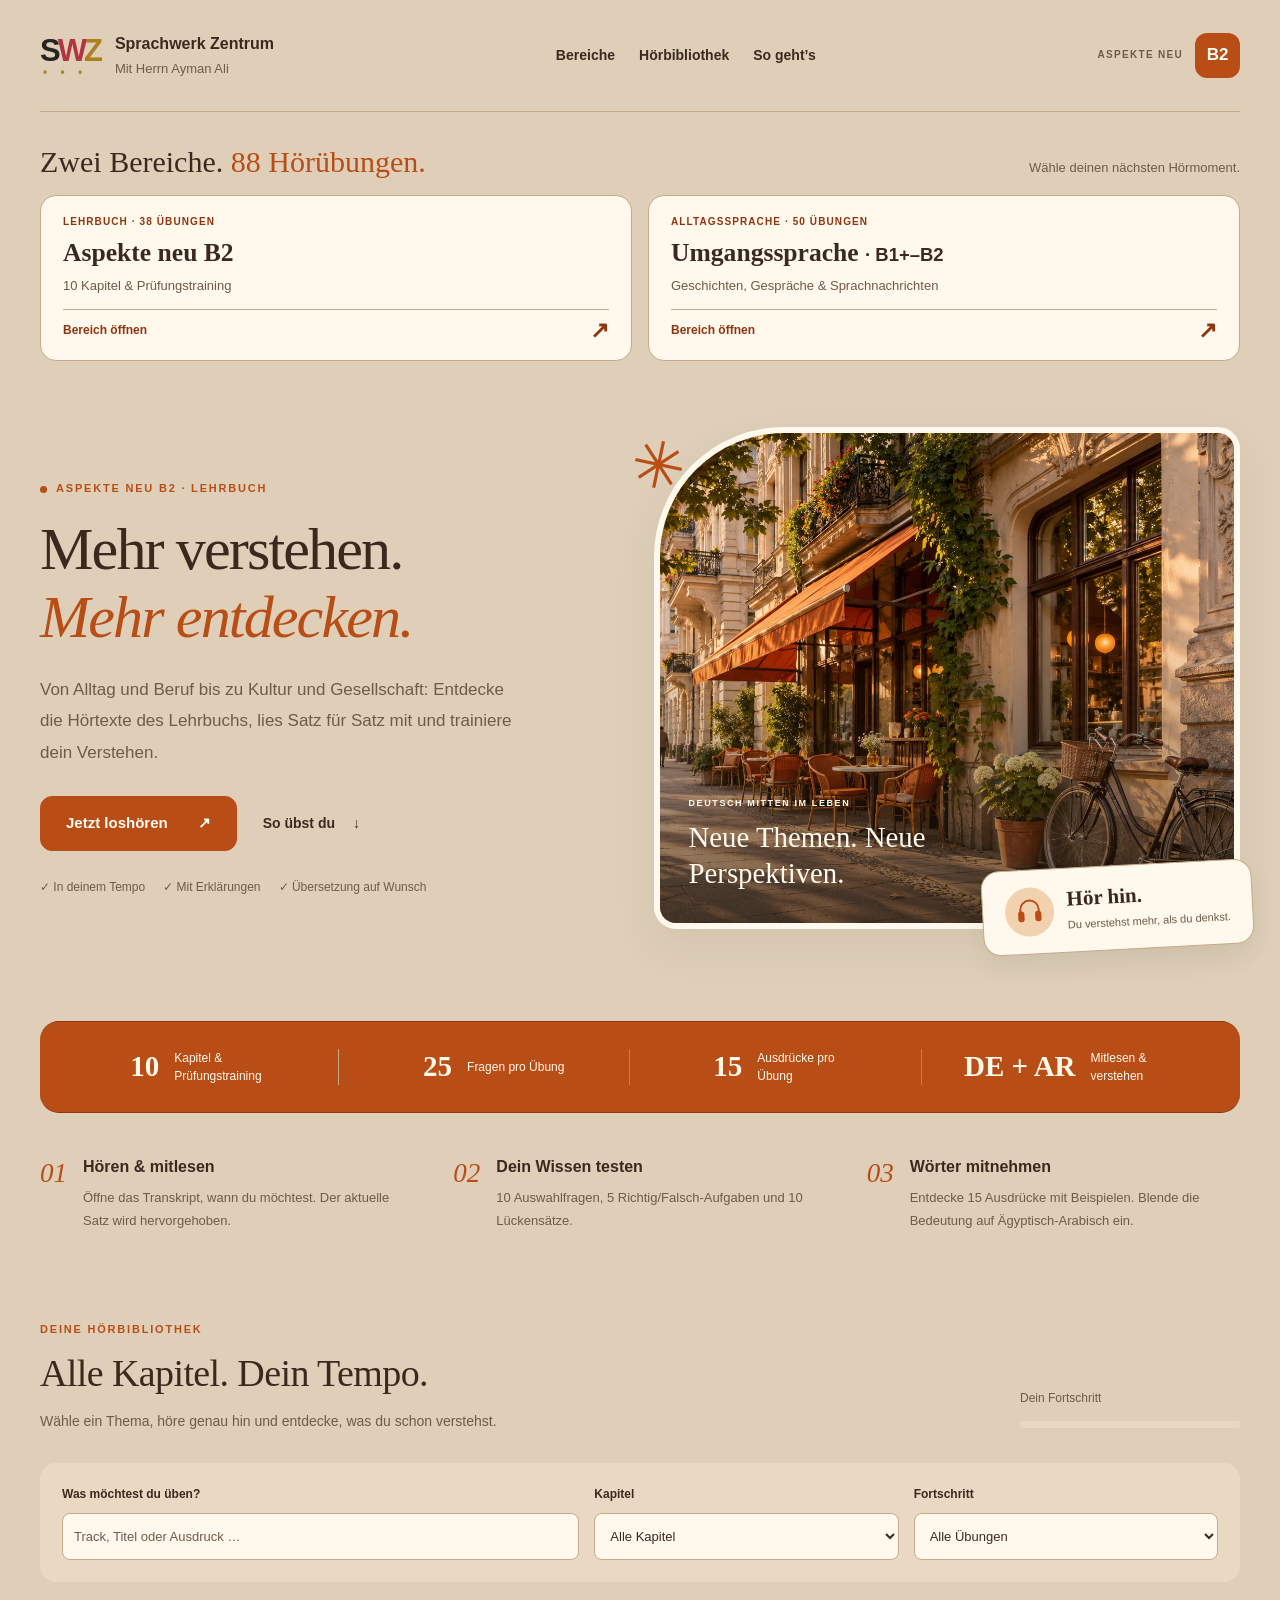
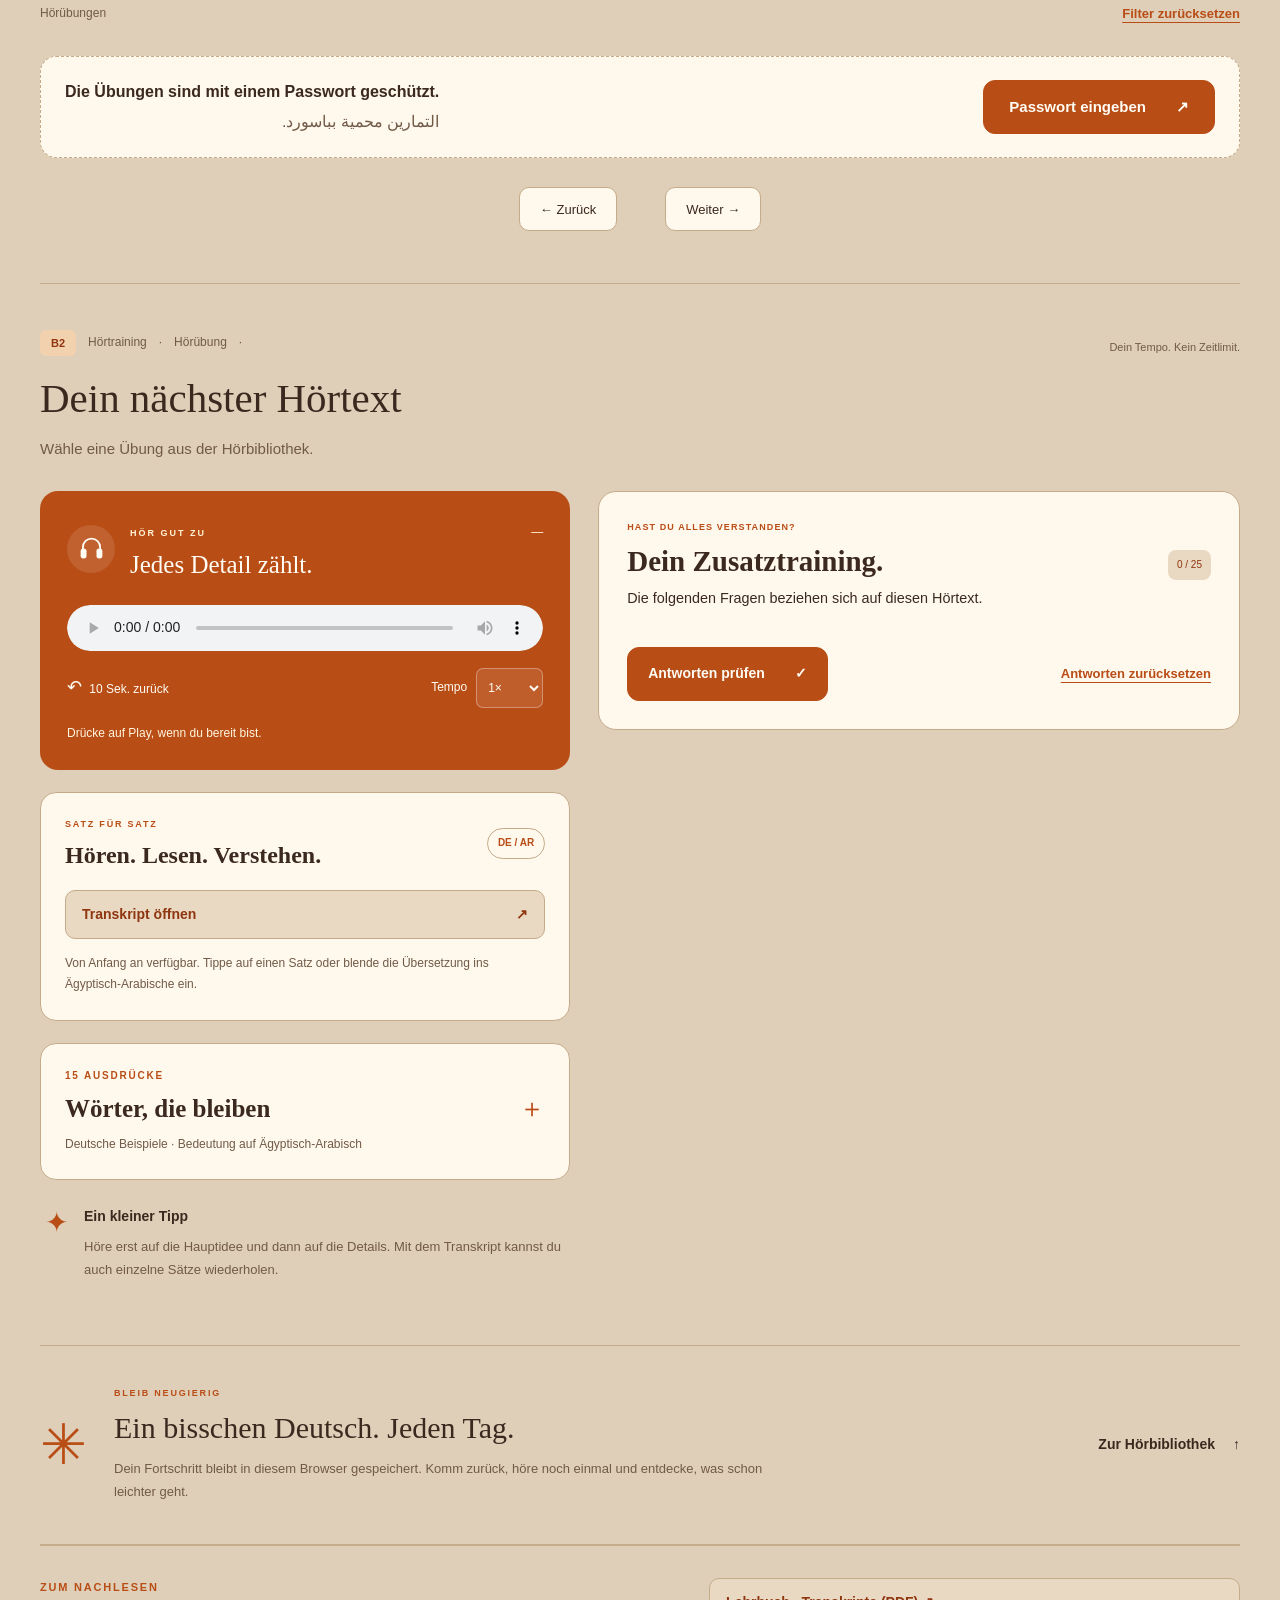
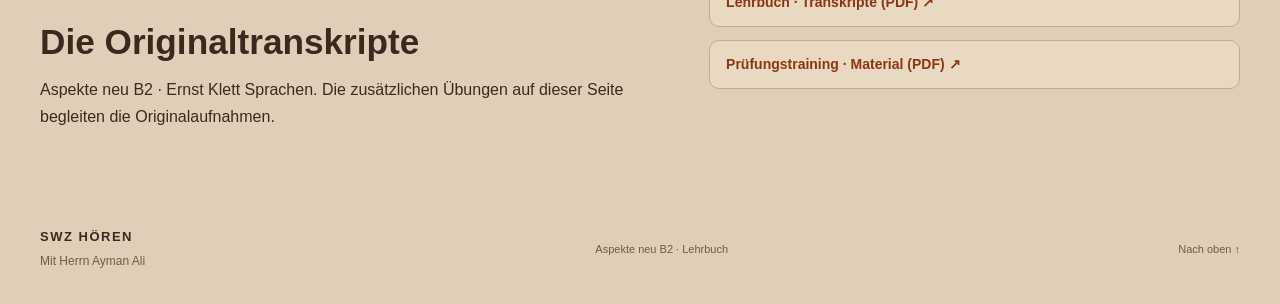
<file: index.html>
<!doctype html>
<html lang="de" dir="ltr" data-level="B2" data-lesson-count="38" data-transcript-sync="sentences-v1">
<head>
<meta charset="UTF-8">
<meta name="viewport" content="width=device-width, initial-scale=1">
<meta name="theme-color" content="#dfcfb8">
<meta name="description" content="Aspekte neu B2 · Lehrbuch · Mit Herrn Ayman Ali. Originalaufnahmen, Transkripte zum Mitlesen, Übersetzungen auf Ägyptisch-Arabisch und interaktive Hörübungen.">
<title>Aspekte neu B2 · Hören · Mit Herrn Ayman Ali</title>
<link rel="icon" href="./assets/favicon.svg" type="image/svg+xml">
<link rel="stylesheet" href="./styles.css?v=vault-4">
<script src="./transcript-sync.js?v=aspekte-1" defer></script>
<script src="./vault.js?v=vault-4"></script>
<script src="./app.js?v=vault-4" defer></script>
</head>
<body>
<a class="skip-link" href="#learning-panel">Zum Hörtraining</a>
<header class="site-header wrap">
<a class="brand" href="#top" aria-label="SWZ Hören – Startseite"><span class="brand-mark"><b>S</b><b>W</b><b>Z</b><i>• • •</i></span><span class="brand-name">Sprachwerk Zentrum<small>Mit Herrn Ayman Ali</small></span></a>
<nav aria-label="Hauptnavigation"><a href="#courses">Bereiche</a><a href="#library">Hörbibliothek</a><a href="#how-it-works">So geht’s</a></nav>
<div class="book-badge"><span>ASPEKTE NEU</span><strong>B2</strong></div>
</header>
<main id="top">
<section class="course-navigation wrap" id="courses" aria-labelledby="courses-heading">
<div class="course-navigation-heading"><h2 id="courses-heading">Zwei Bereiche. <em>88 Hörübungen.</em></h2><p>Wähle deinen nächsten Hörmoment.</p></div>
<nav class="course-choices" aria-label="Hörbereiche">
<a class="course-choice" href="./" aria-current="page"><span class="course-choice-label">LEHRBUCH · 38 ÜBUNGEN</span><strong>Aspekte neu B2</strong><span class="course-choice-description">10 Kapitel &amp; Prüfungstraining</span><span class="course-choice-bottom"><span data-course-progress="B2">Dein Fortschritt</span><span aria-hidden="true">↗</span></span></a>
<a class="course-choice" href="./umgangssprache/"><span class="course-choice-label">ALLTAGSSPRACHE · 50 ÜBUNGEN</span><strong>Umgangssprache <span>· B1+–B2</span></strong><span class="course-choice-description">Geschichten, Gespräche &amp; Sprachnachrichten</span><span class="course-choice-bottom"><span data-course-progress="B1+–B2">Dein Fortschritt</span><span aria-hidden="true">↗</span></span></a>
</nav></section>
<section class="hero wrap" aria-labelledby="hero-heading">
<div class="hero-copy"><p class="eyebrow"><span class="live-dot" aria-hidden="true"></span>ASPEKTE NEU B2 · LEHRBUCH</p><h1 id="hero-heading">Mehr verstehen.<br><em>Mehr entdecken.</em></h1><p class="hero-description">Von Alltag und Beruf bis zu Kultur und Gesellschaft: Entdecke die Hörtexte des Lehrbuchs, lies Satz für Satz mit und trainiere dein Verstehen.</p><div class="hero-actions"><button class="primary-button" id="continue-learning">Jetzt loshören <span aria-hidden="true">↗</span></button><a class="text-link" href="#how-it-works">So übst du <span aria-hidden="true">↓</span></a></div><div class="hero-notes"><span>✓ In deinem Tempo</span><span>✓ Mit Erklärungen</span><span>✓ Übersetzung auf Wunsch</span></div></div>
<div class="hero-visual"><div class="hero-photo"><img src="./assets/images/stadtleben.webp" width="1672" height="941" alt="Eine Berliner Straße mit Café, Fahrrad und warmer Abendsonne" fetchpriority="high"><div class="photo-caption"><span>DEUTSCH MITTEN IM LEBEN</span><strong>Neue Themen. Neue Perspektiven.</strong></div></div><div class="listening-stamp"><span class="stamp-icon"><svg viewBox="0 0 64 64" fill="none" aria-hidden="true"><path d="M13 35v-8a19 19 0 0 1 38 0v8" stroke="currentColor" stroke-width="4" stroke-linecap="round"/><rect x="8" y="30" width="13" height="22" rx="6" fill="currentColor"/><rect x="43" y="30" width="13" height="22" rx="6" fill="currentColor"/></svg></span><span><b>Hör hin.</b><small>Du verstehst mehr, als du denkst.</small></span></div><span class="photo-spark" aria-hidden="true">✳</span></div>
</section>
<section class="course-facts wrap" aria-label="Dein Kurs auf einen Blick"><div><strong id="course-chapter-count">10</strong><span>Kapitel &amp; Prüfungstraining</span></div><div><strong>25</strong><span>Fragen pro Übung</span></div><div><strong>15</strong><span>Ausdrücke pro Übung</span></div><div><strong>DE + AR</strong><span>Mitlesen & verstehen</span></div></section>
<section class="method wrap" id="how-it-works" aria-label="So übst du"><div class="method-step"><span class="step-number">01</span><div><h2>Hören & mitlesen</h2><p>Öffne das Transkript, wann du möchtest. Der aktuelle Satz wird hervorgehoben.</p></div></div><div class="method-step"><span class="step-number">02</span><div><h2>Dein Wissen testen</h2><p>10 Auswahlfragen, 5 Richtig/Falsch-Aufgaben und 10 Lückensätze.</p></div></div><div class="method-step"><span class="step-number">03</span><div><h2>Wörter mitnehmen</h2><p>Entdecke 15 Ausdrücke mit Beispielen. Blende die Bedeutung auf Ägyptisch-Arabisch ein.</p></div></div></section>
<section class="library-section wrap" id="library" aria-labelledby="library-heading">
<div class="section-heading"><div><p class="eyebrow">DEINE HÖRBIBLIOTHEK</p><h2 id="library-heading">Alle Kapitel. Dein Tempo.</h2><p>Wähle ein Thema, höre genau hin und entdecke, was du schon verstehst.</p></div><div class="progress-summary"><span id="progress-text">Dein Fortschritt</span><progress id="progress-bar" max="1" value="0" aria-label="Dein Lernfortschritt"></progress></div></div>
<div class="catalog-tools"><div class="search-field"><label for="lesson-search">Was möchtest du üben?</label><input type="search" id="lesson-search" placeholder="Track, Titel oder Ausdruck …" autocomplete="off"></div><div><label for="topic-filter">Kapitel</label><select id="topic-filter"><option value="">Alle Kapitel</option></select></div><div><label for="status-filter">Fortschritt</label><select id="status-filter"><option value="">Alle Übungen</option><option value="new">Noch offen</option><option value="done">Schon bearbeitet</option></select></div></div>
<div class="catalog-summary"><span id="filter-count" role="status">Hörübungen</span><span id="catalog-duration"></span><button class="text-button" type="button" id="clear-filters">Filter zurücksetzen</button></div>
<div id="lesson-list" class="lesson-grid" aria-label="Hörübungen"><p class="loading-message">Deine Hörbibliothek wird geladen …</p></div>
<div id="pagination" class="pagination" aria-label="Seiten der Hörbibliothek"><button type="button" id="page-previous">← Zurück</button><span id="page-status" role="status"></span><button type="button" id="page-next">Weiter →</button></div><p id="lesson-error" class="error-message" role="alert" hidden></p>
</section>
<section class="learning-section wrap" id="learning-panel" aria-labelledby="lesson-heading">
<div class="lesson-header"><div><div class="lesson-meta"><span class="level-badge">B2</span><span id="lesson-topic">Hörtraining</span><span class="meta-dot">·</span><span id="lesson-counter">Hörübung</span><span class="meta-dot">·</span><span id="lesson-voice"></span></div><h2 id="lesson-heading">Dein nächster Hörtext</h2><p id="lesson-description">Wähle eine Übung aus der Hörbibliothek.</p><p id="legacy-result" class="legacy-result" hidden></p></div><span class="practice-label">Dein Tempo. Kein Zeitlimit.</span></div>
<div class="workspace"><aside class="listening-column" aria-label="Audio, Transkript und Ausdrücke">
<div class="player-card"><div class="player-top"><span class="headphone-badge"><svg viewBox="0 0 64 64" fill="none" aria-hidden="true"><path d="M13 35v-8a19 19 0 0 1 38 0v8" stroke="currentColor" stroke-width="4" stroke-linecap="round"/><rect x="8" y="30" width="13" height="22" rx="6" fill="currentColor"/><rect x="43" y="30" width="13" height="22" rx="6" fill="currentColor"/></svg></span><div><span class="player-kicker">HÖR GUT ZU</span><h3>Jedes Detail zählt.</h3></div><span id="lesson-duration">—</span></div><audio id="audio-player" controls preload="metadata" aria-label="Deutsche Aufnahme zur Übung" controlslist="nodownload"></audio><div class="player-controls"><button class="quiet-button" id="audio-rewind" type="button"><span aria-hidden="true">↶</span> 10 Sek. zurück</button><label class="speed-control">Tempo <select id="audio-speed" aria-label="Wiedergabegeschwindigkeit"><option value="0.75">0.75×</option><option value="1" selected>1×</option><option value="1.25">1.25×</option></select></label></div><p id="audio-status" role="status">Drücke auf Play, wenn du bereit bist.</p><div id="lesson-download" class="lesson-download" hidden><a id="lesson-pdf-download" class="pdf-download" type="application/pdf" target="_blank" rel="noopener" aria-describedby="lesson-pdf-description"><svg class="pdf-download-icon" viewBox="0 0 24 24" fill="none" aria-hidden="true" focusable="false"><path d="M12 3v12m-4-4 4 4 4-4M5 16v4h14v-4" stroke="currentColor" stroke-width="1.8" stroke-linecap="round" stroke-linejoin="round"/></svg><span>PDF herunterladen</span></a><p id="lesson-pdf-description" class="lesson-download-description">Transkript · Ausdrücke · Übungen</p></div><details id="original-tracks" class="original-tracks" hidden><summary>Aufnahmen in dieser Übung</summary><div id="original-track-list" class="original-track-list"></div></details></div>
<div class="transcript-card"><div class="transcript-title"><div><p class="eyebrow">SATZ FÜR SATZ</p><h3>Hören. Lesen. Verstehen.</h3></div><span class="language-pill">DE / AR</span></div><button id="transcript-toggle" type="button" class="outline-button" aria-expanded="false" aria-controls="transcript-panel">Transkript öffnen <span aria-hidden="true">↗</span></button><div id="transcript-panel" class="transcript" lang="de" dir="ltr" hidden></div><p id="transcript-note" class="transcript-note">Von Anfang an verfügbar. Tippe auf einen Satz oder blende die Übersetzung ins Ägyptisch-Arabische ein.</p></div>
<details class="expressions-card"><summary><span class="eyebrow">15 AUSDRÜCKE</span><span class="expressions-title">Wörter, die bleiben <span aria-hidden="true">＋</span></span><small>Deutsche Beispiele · Bedeutung auf Ägyptisch-Arabisch</small></summary><div id="expressions-list"></div></details>
<div class="listening-tip"><span aria-hidden="true">✦</span><div><h3>Ein kleiner Tipp</h3><p>Höre erst auf die Hauptidee und dann auf die Details. Mit dem Transkript kannst du auch einzelne Sätze wiederholen.</p></div></div>
</aside>
<div class="questions-column"><div class="questions-heading"><div><p class="eyebrow">HAST DU ALLES VERSTANDEN?</p><h3>Dein Zusatztraining.</h3><p class="practice-intro">Die folgenden Fragen beziehen sich auf diesen Hörtext.</p></div><span id="question-progress">0 / 25</span></div><div id="question-list" lang="de" dir="ltr"></div><div id="result-box" class="result-box" role="status" aria-live="polite" hidden></div><div class="question-actions"><button id="check-answers" class="primary-button" type="button">Antworten prüfen <span aria-hidden="true">✓</span></button><button id="reset-answers" class="text-button" type="button">Antworten zurücksetzen</button></div></div></div>
</section>
<section class="closing-note wrap"><span class="closing-star" aria-hidden="true">✳</span><div><p class="eyebrow">BLEIB NEUGIERIG</p><h2>Ein bisschen Deutsch. Jeden Tag.</h2><p>Dein Fortschritt bleibt in diesem Browser gespeichert. Komm zurück, höre noch einmal und entdecke, was schon leichter geht.</p></div><a class="text-link" href="#library">Zur Hörbibliothek <span aria-hidden="true">↑</span></a></section>
</main>
<section class="source-downloads wrap" aria-labelledby="downloads-heading"><div><p class="eyebrow">ZUM NACHLESEN</p><h2 id="downloads-heading">Die Originaltranskripte</h2><p>Aspekte neu B2 · Ernst Klett Sprachen. Die zusätzlichen Übungen auf dieser Seite begleiten die Originalaufnahmen.</p></div><div class="source-download-links"><a class="outline-button" href="./assets/documents/aspekte-neu-b2-transkript-lehrbuch.pdf" data-vault-file="./assets/documents/aspekte-neu-b2-transkript-lehrbuch.pdf" download="aspekte-neu-b2-transkript-lehrbuch.pdf" target="_blank" rel="noopener">Lehrbuch · Transkripte (PDF) ↗</a><a class="outline-button" href="./assets/documents/aspekte-neu-b2-pruefungsvorbereitung.pdf" data-vault-file="./assets/documents/aspekte-neu-b2-pruefungsvorbereitung.pdf" download="aspekte-neu-b2-pruefungsvorbereitung.pdf" target="_blank" rel="noopener">Prüfungstraining · Material (PDF) ↗</a></div></section><footer class="site-footer wrap"><span><strong>SWZ HÖREN</strong><small>Mit Herrn Ayman Ali</small></span><span>Aspekte neu B2 · Lehrbuch</span><a href="#top">Nach oben ↑</a></footer>
<div id="toast" role="status" aria-live="polite" class="toast" hidden></div>
</body></html>
</file>
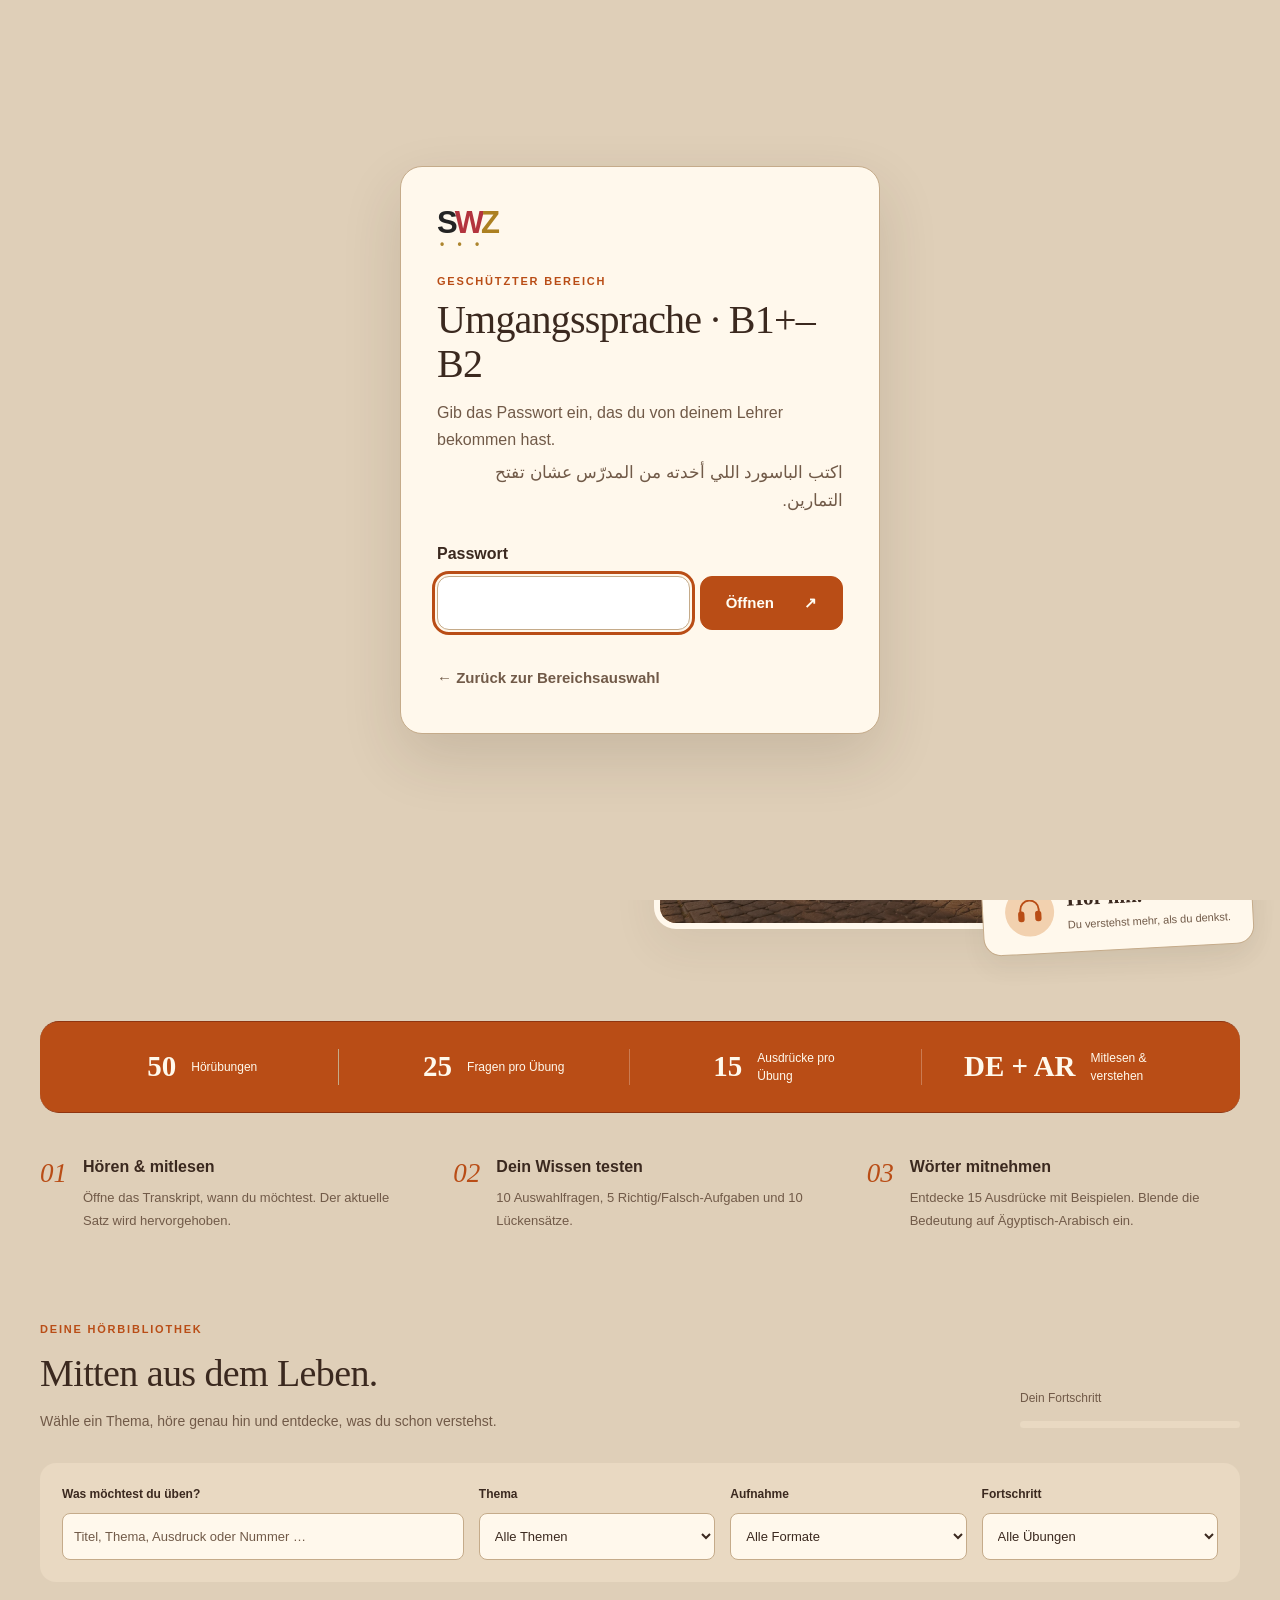
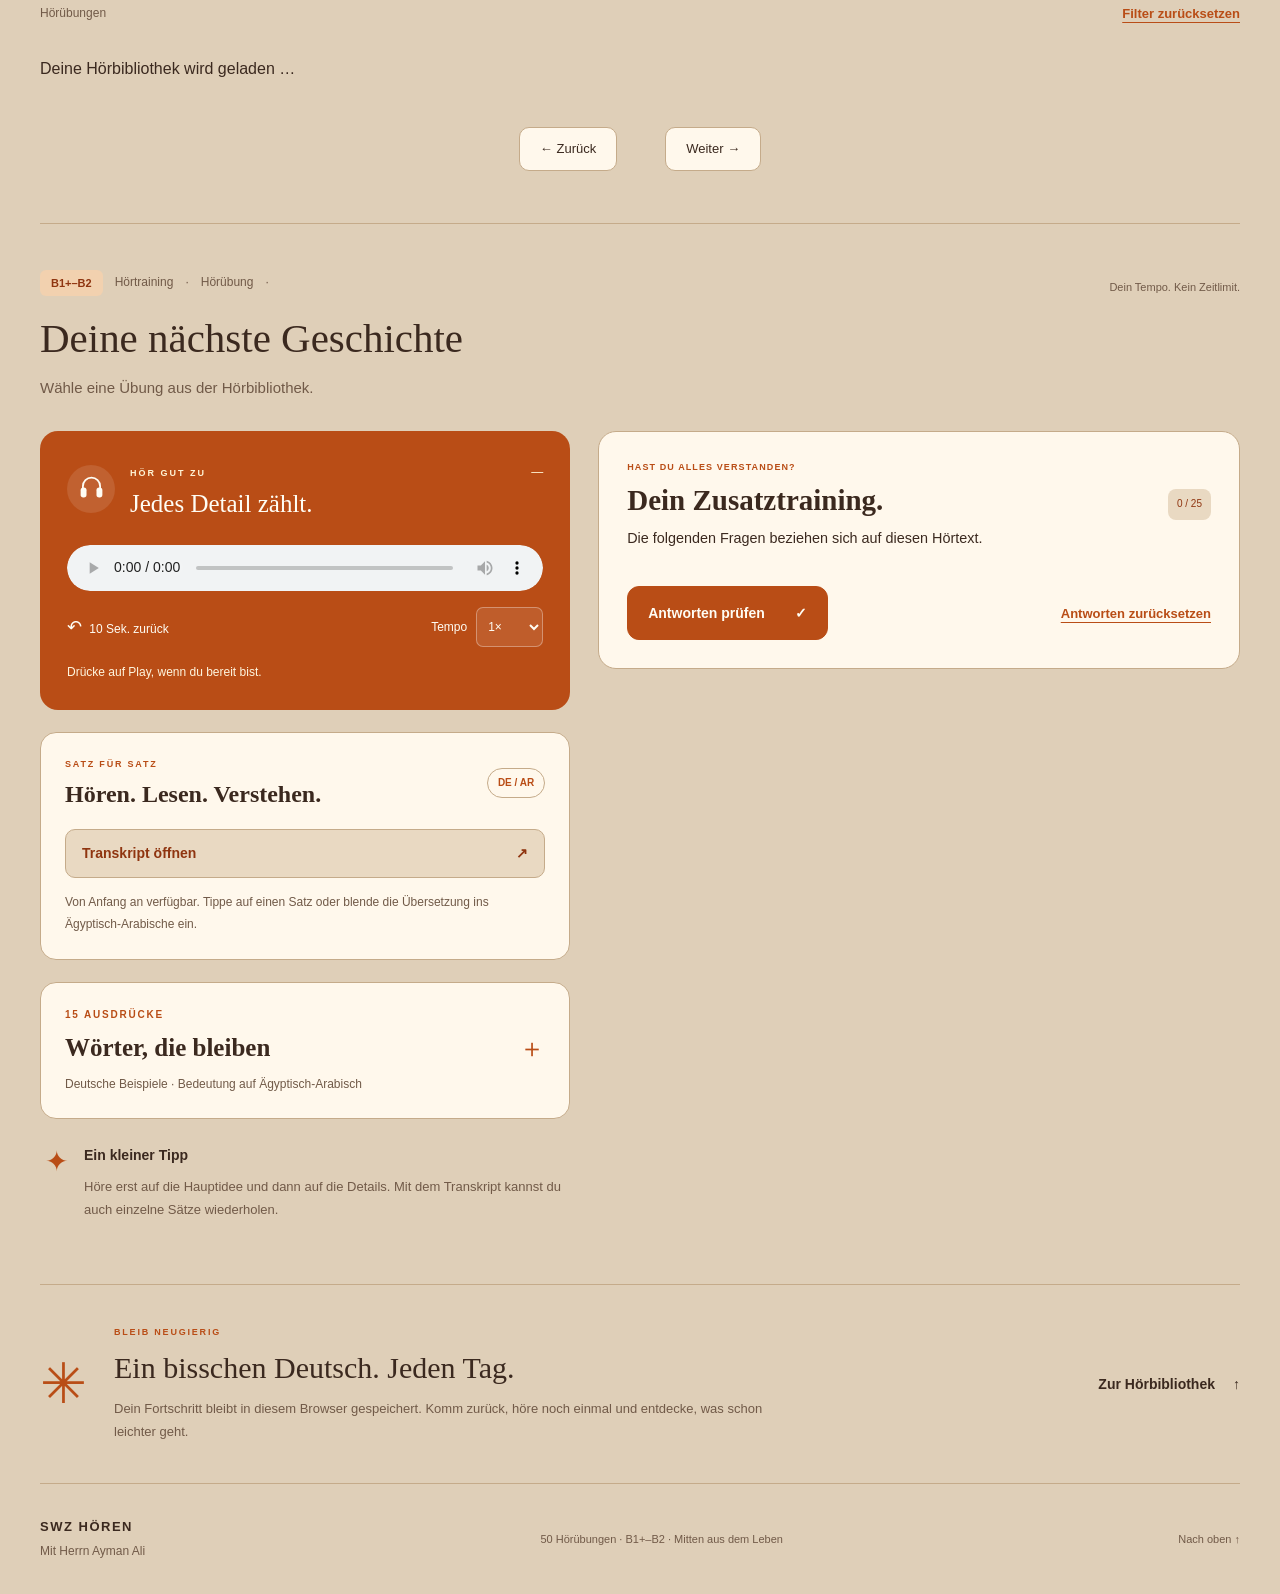
<file: umgangssprache/index.html>
<!doctype html>
<html lang="de" dir="ltr" data-level="B1+–B2" data-lesson-count="50" data-transcript-sync="sentences-v1">
<head>
<meta charset="UTF-8">
<meta name="viewport" content="width=device-width, initial-scale=1">
<meta name="theme-color" content="#dfcfb8">
<meta name="description" content="Umgangssprache · B1+–B2 · Mit Herrn Ayman Ali. 50 Hörübungen mit Satzbegleitung, ägyptisch-arabischer Übersetzung, 15 Ausdrücken, 25 Fragen und PDF pro Aufnahme.">
<title>Umgangssprache · B1+–B2 · Mit Herrn Ayman Ali</title>
<link rel="icon" href="../assets/favicon.svg" type="image/svg+xml">
<link rel="stylesheet" href="../styles.css?v=vault-4">
<script src="../transcript-sync.js?v=aspekte-1" defer></script>
<script src="../vault.js?v=vault-4"></script>
<script src="../app.js?v=vault-4" defer></script>
</head>
<body>
<a class="skip-link" href="#learning-panel">Zum Hörtraining</a>
<header class="site-header wrap">
<a class="brand" href="#top" aria-label="SWZ Hören – Startseite"><span class="brand-mark"><b>S</b><b>W</b><b>Z</b><i>• • •</i></span><span class="brand-name">Sprachwerk Zentrum<small>Mit Herrn Ayman Ali</small></span></a>
<nav aria-label="Hauptnavigation"><a href="#courses">Bereiche</a><a href="#library">Hörbibliothek</a><a href="#how-it-works">So geht’s</a></nav>
<div class="book-badge everyday-badge"><span>UMGANGSSPRACHE</span><strong>B1+–B2</strong></div>
</header>
<main id="top">
<section class="course-navigation wrap" id="courses" aria-labelledby="courses-heading">
<div class="course-navigation-heading"><h2 id="courses-heading">Zwei Bereiche. <em>88 Hörübungen.</em></h2><p>Wähle deinen nächsten Hörmoment.</p></div>
<nav class="course-choices" aria-label="Hörbereiche">
<a class="course-choice" href="../"><span class="course-choice-label">LEHRBUCH · 38 ÜBUNGEN</span><strong>Aspekte neu B2</strong><span class="course-choice-description">10 Kapitel &amp; Prüfungstraining</span><span class="course-choice-bottom"><span data-course-progress="B2">Dein Fortschritt</span><span aria-hidden="true">↗</span></span></a>
<a class="course-choice" href="./" aria-current="page"><span class="course-choice-label">ALLTAGSSPRACHE · 50 ÜBUNGEN</span><strong>Umgangssprache <span>· B1+–B2</span></strong><span class="course-choice-description">Geschichten, Gespräche &amp; Sprachnachrichten</span><span class="course-choice-bottom"><span data-course-progress="B1+–B2">Dein Fortschritt</span><span aria-hidden="true">↗</span></span></a>
</nav></section>
<section class="hero wrap" aria-labelledby="hero-heading">
<div class="hero-copy"><p class="eyebrow"><span class="live-dot" aria-hidden="true"></span>UMGANGSSPRACHE · B1+–B2</p><h1 id="hero-heading">So klingt der Alltag.<br><em>Hör dich rein.</em></h1><p class="hero-description">50 Geschichten, Gespräche und Sprachnachrichten voller lebendiger Alltagssprache. Verstehe, was gemeint ist, und finde deine eigenen Worte.</p><div class="hero-actions"><button class="primary-button" id="continue-learning">Jetzt loshören <span aria-hidden="true">↗</span></button><a class="text-link" href="#how-it-works">So übst du <span aria-hidden="true">↓</span></a></div><div class="hero-notes"><span>✓ In deinem Tempo</span><span>✓ Mit Erklärungen</span><span>✓ Übersetzung auf Wunsch</span></div></div>
<div class="hero-visual"><div class="hero-photo"><img src="./assets/images/umgang-cafe.webp" width="1672" height="941" alt="Gemütliches Straßencafé in warmem Terrakotta und goldenem Abendlicht" fetchpriority="high"><div class="photo-caption"><span>GESPRÄCHE · GESCHICHTEN · AUSDRÜCKE</span><strong>Sprache, die nach Leben klingt.</strong></div></div><div class="listening-stamp"><span class="stamp-icon"><svg viewBox="0 0 64 64" fill="none" aria-hidden="true"><path d="M13 35v-8a19 19 0 0 1 38 0v8" stroke="currentColor" stroke-width="4" stroke-linecap="round"/><rect x="8" y="30" width="13" height="22" rx="6" fill="currentColor"/><rect x="43" y="30" width="13" height="22" rx="6" fill="currentColor"/></svg></span><span><b>Hör hin.</b><small>Du verstehst mehr, als du denkst.</small></span></div><span class="photo-spark" aria-hidden="true">✳</span></div>
</section>
<section class="course-facts wrap" aria-label="Dein Kurs auf einen Blick"><div><strong>50</strong><span>Hörübungen</span></div><div><strong>25</strong><span>Fragen pro Übung</span></div><div><strong>15</strong><span>Ausdrücke pro Übung</span></div><div><strong>DE + AR</strong><span>Mitlesen & verstehen</span></div></section>
<section class="method wrap" id="how-it-works" aria-label="So übst du"><div class="method-step"><span class="step-number">01</span><div><h2>Hören & mitlesen</h2><p>Öffne das Transkript, wann du möchtest. Der aktuelle Satz wird hervorgehoben.</p></div></div><div class="method-step"><span class="step-number">02</span><div><h2>Dein Wissen testen</h2><p>10 Auswahlfragen, 5 Richtig/Falsch-Aufgaben und 10 Lückensätze.</p></div></div><div class="method-step"><span class="step-number">03</span><div><h2>Wörter mitnehmen</h2><p>Entdecke 15 Ausdrücke mit Beispielen. Blende die Bedeutung auf Ägyptisch-Arabisch ein.</p></div></div></section>
<section class="library-section wrap" id="library" aria-labelledby="library-heading">
<div class="section-heading"><div><p class="eyebrow">DEINE HÖRBIBLIOTHEK</p><h2 id="library-heading">Mitten aus dem Leben.</h2><p>Wähle ein Thema, höre genau hin und entdecke, was du schon verstehst.</p></div><div class="progress-summary"><span id="progress-text">Dein Fortschritt</span><progress id="progress-bar" max="1" value="0" aria-label="Dein Lernfortschritt"></progress></div></div>
<div class="catalog-tools catalog-tools-everyday"><div class="search-field"><label for="lesson-search">Was möchtest du üben?</label><input type="search" id="lesson-search" placeholder="Titel, Thema, Ausdruck oder Nummer …" autocomplete="off"></div><div><label for="topic-filter">Thema</label><select id="topic-filter"><option value="">Alle Themen</option></select></div><div><label for="format-filter">Aufnahme</label><select id="format-filter"><option value="">Alle Formate</option><option value="story">Geschichte</option><option value="dialogue">Dialog · 2 Stimmen</option><option value="message">Sprachnachricht</option></select></div><div><label for="status-filter">Fortschritt</label><select id="status-filter"><option value="">Alle Übungen</option><option value="new">Noch offen</option><option value="done">Schon bearbeitet</option></select></div></div>
<div class="catalog-summary"><span id="filter-count" role="status">Hörübungen</span><span id="catalog-duration"></span><button class="text-button" type="button" id="clear-filters">Filter zurücksetzen</button></div>
<div id="lesson-list" class="lesson-grid" aria-label="Hörübungen"><p class="loading-message">Deine Hörbibliothek wird geladen …</p></div>
<div id="pagination" class="pagination" aria-label="Seiten der Hörbibliothek"><button type="button" id="page-previous">← Zurück</button><span id="page-status" role="status"></span><button type="button" id="page-next">Weiter →</button></div><p id="lesson-error" class="error-message" role="alert" hidden></p>
</section>
<section class="learning-section wrap" id="learning-panel" aria-labelledby="lesson-heading">
<div class="lesson-header"><div><div class="lesson-meta"><span class="level-badge">B1+–B2</span><span id="lesson-topic">Hörtraining</span><span class="meta-dot">·</span><span id="lesson-counter">Hörübung</span><span class="meta-dot">·</span><span id="lesson-voice"></span></div><h2 id="lesson-heading">Deine nächste Geschichte</h2><p id="lesson-description">Wähle eine Übung aus der Hörbibliothek.</p><p id="legacy-result" class="legacy-result" hidden></p></div><span class="practice-label">Dein Tempo. Kein Zeitlimit.</span></div>
<div class="workspace"><aside class="listening-column" aria-label="Audio, Transkript und Ausdrücke">
<div class="player-card"><div class="player-top"><span class="headphone-badge"><svg viewBox="0 0 64 64" fill="none" aria-hidden="true"><path d="M13 35v-8a19 19 0 0 1 38 0v8" stroke="currentColor" stroke-width="4" stroke-linecap="round"/><rect x="8" y="30" width="13" height="22" rx="6" fill="currentColor"/><rect x="43" y="30" width="13" height="22" rx="6" fill="currentColor"/></svg></span><div><span class="player-kicker">HÖR GUT ZU</span><h3>Jedes Detail zählt.</h3></div><span id="lesson-duration">—</span></div><audio id="audio-player" controls preload="metadata" aria-label="Deutsche Aufnahme zur Übung" controlslist="nodownload"></audio><div class="player-controls"><button class="quiet-button" id="audio-rewind" type="button"><span aria-hidden="true">↶</span> 10 Sek. zurück</button><label class="speed-control">Tempo <select id="audio-speed" aria-label="Wiedergabegeschwindigkeit"><option value="0.75">0.75×</option><option value="1" selected>1×</option><option value="1.25">1.25×</option></select></label></div><p id="audio-status" role="status">Drücke auf Play, wenn du bereit bist.</p><div id="lesson-download" class="lesson-download" hidden><a id="lesson-pdf-download" class="pdf-download" type="application/pdf" target="_blank" rel="noopener" aria-describedby="lesson-pdf-description"><svg class="pdf-download-icon" viewBox="0 0 24 24" fill="none" aria-hidden="true" focusable="false"><path d="M12 3v12m-4-4 4 4 4-4M5 16v4h14v-4" stroke="currentColor" stroke-width="1.8" stroke-linecap="round" stroke-linejoin="round"/></svg><span>PDF herunterladen</span></a><p id="lesson-pdf-description" class="lesson-download-description">Transkript · Ausdrücke · Übungen</p></div><details id="original-tracks" class="original-tracks" hidden><summary>Aufnahmen in dieser Übung</summary><div id="original-track-list" class="original-track-list"></div></details></div>
<div class="transcript-card"><div class="transcript-title"><div><p class="eyebrow">SATZ FÜR SATZ</p><h3>Hören. Lesen. Verstehen.</h3></div><span class="language-pill">DE / AR</span></div><button id="transcript-toggle" type="button" class="outline-button" aria-expanded="false" aria-controls="transcript-panel">Transkript öffnen <span aria-hidden="true">↗</span></button><div id="transcript-panel" class="transcript" lang="de" dir="ltr" hidden></div><p id="transcript-note" class="transcript-note">Von Anfang an verfügbar. Tippe auf einen Satz oder blende die Übersetzung ins Ägyptisch-Arabische ein.</p></div>
<details class="expressions-card"><summary><span class="eyebrow">15 AUSDRÜCKE</span><span class="expressions-title">Wörter, die bleiben <span aria-hidden="true">＋</span></span><small>Deutsche Beispiele · Bedeutung auf Ägyptisch-Arabisch</small></summary><div id="expressions-list"></div></details>
<div class="listening-tip"><span aria-hidden="true">✦</span><div><h3>Ein kleiner Tipp</h3><p>Höre erst auf die Hauptidee und dann auf die Details. Mit dem Transkript kannst du auch einzelne Sätze wiederholen.</p></div></div>
</aside>
<div class="questions-column"><div class="questions-heading"><div><p class="eyebrow">HAST DU ALLES VERSTANDEN?</p><h3>Dein Zusatztraining.</h3><p class="practice-intro">Die folgenden Fragen beziehen sich auf diesen Hörtext.</p></div><span id="question-progress">0 / 25</span></div><div id="question-list" lang="de" dir="ltr"></div><div id="result-box" class="result-box" role="status" aria-live="polite" hidden></div><div class="question-actions"><button id="check-answers" class="primary-button" type="button">Antworten prüfen <span aria-hidden="true">✓</span></button><button id="reset-answers" class="text-button" type="button">Antworten zurücksetzen</button></div></div></div>
</section>
<section class="closing-note wrap"><span class="closing-star" aria-hidden="true">✳</span><div><p class="eyebrow">BLEIB NEUGIERIG</p><h2>Ein bisschen Deutsch. Jeden Tag.</h2><p>Dein Fortschritt bleibt in diesem Browser gespeichert. Komm zurück, höre noch einmal und entdecke, was schon leichter geht.</p></div><a class="text-link" href="#library">Zur Hörbibliothek <span aria-hidden="true">↑</span></a></section>
</main>
<footer class="site-footer wrap"><span><strong>SWZ HÖREN</strong><small>Mit Herrn Ayman Ali</small></span><span>50 Hörübungen · B1+–B2 · Mitten aus dem Leben</span><a href="#top">Nach oben ↑</a></footer>
<div id="toast" role="status" aria-live="polite" class="toast" hidden></div>
</body></html>
</file>
<file: styles.css>
/* SWZ Hören · shared learner design */
:root {
  color-scheme: light;
  --paper: #dfcfb8;
  --cream: #fff8ec;
  --ink: #3b291f;
  --muted: #715a48;
  --line: #c5ab8a;
  --soft: #e9d9c2;
  --accent: #b94d16;
  --accent-dark: #8f3510;
  --accent-soft: #f2d1af;
  --gold: #e4a64c;
  --gold-soft: #f9e6ba;
  --error: #a5352e;
  --body: -apple-system, BlinkMacSystemFont, "Segoe UI", Arial, sans-serif;
  --heading: Georgia, "Times New Roman", serif;
}
* { box-sizing: border-box; }
html { scroll-behavior: smooth; accent-color: var(--accent); scroll-padding-top: 24px; }
body { margin: 0; background: var(--paper); color: var(--ink); font: 16px/1.65 var(--body); -webkit-font-smoothing: antialiased; }
[hidden] { display: none !important; }
a { color: inherit; text-decoration: none; }
button, input, select { font: inherit; color: inherit; }
button, summary, select { cursor: pointer; }
button { -webkit-tap-highlight-color: transparent; }
button, a, select, input { touch-action: manipulation; }
button:disabled { cursor: default; opacity: .5; }
button, input, select { min-height: 44px; }
button:focus-visible, a:focus-visible, select:focus-visible, input:focus-visible, summary:focus-visible, audio:focus-visible, [tabindex]:focus-visible { outline: 3px solid var(--accent); outline-offset: 5px; }
img { display: block; max-width: 100%; }
svg { display: block; }
h1, h2, h3, h4, p { margin-top: 0; }
.wrap { width: min(1280px, calc(100% - 80px)); margin-inline: auto; }
.skip-link { position: fixed; z-index: 30; top: 10px; left: 12px; background: var(--ink); color: #fff; padding: 12px 20px; border-radius: 8px; transform: translateY(-180%); }
.skip-link:focus { transform: translateY(0); }
.site-header { min-height: 112px; display: flex; align-items: center; gap: 28px; border-bottom: 1px solid var(--line); }
.brand { display: flex; align-items: center; gap: 15px; flex-shrink: 0; }
.brand-mark { display: grid; grid-template-columns: repeat(3, auto); position: relative; padding-bottom: 9px; font: 900 31px/1 Arial, sans-serif; letter-spacing: -3px; }
.brand-mark b:first-child { color: #242424; }
.brand-mark b:nth-child(2) { color: #b3343e; }
.brand-mark b:nth-child(3) { color: #ac8021; }
.brand-mark i { position: absolute; bottom: -3px; left: 3px; color: #ad852e; font: 900 12px/1 Arial, sans-serif; letter-spacing: 5px; }
.brand-name { font: 700 16px/1.4 var(--body); }
.brand-name small { display: block; margin-top: 4px; font: 500 13px/1.4 var(--body); color: var(--muted); }
.site-header > nav { display: flex; gap: 24px; margin-left: auto; font-size: 14px; font-weight: 600; }
.site-header > nav a { padding-block: 14px; }
.site-header > nav a:hover { text-decoration: underline; text-underline-offset: 5px; }
.level-switch { display: flex; align-items: center; gap: 6px; margin-left: auto; font-size: 13px; font-weight: 700; white-space: nowrap; }
.level-switch > span { color: var(--muted); font-size: 10px; letter-spacing: 1.5px; margin-right: 5px; }
.level-switch a { display: grid; place-items: center; min-width: 44px; min-height: 44px; padding: 7px 11px; border: 1px solid var(--line); border-radius: 12px; background: var(--cream); }
.level-switch a[aria-current="page"] { background: var(--accent); color: #fffdf4; border-color: var(--accent); }
.level-switch a:hover { box-shadow: 0 0 0 2px var(--accent-soft); }
.hero { display: grid; grid-template-columns: .95fr 1.05fr; align-items: center; gap: 60px; padding-block: 66px 70px; }
.eyebrow { display: flex; align-items: center; gap: 9px; color: var(--accent); font-size: 11px; line-height: 1.6; font-weight: 750; letter-spacing: 1.8px; margin-bottom: 17px; }
.live-dot { width: 7px; height: 7px; border-radius: 50%; background: var(--accent); flex-shrink: 0; }
.hero h1 { font: 500 clamp(39px, 4.15vw, 61px)/1.13 var(--heading); letter-spacing: -1.9px; margin-bottom: 23px; }
.hero h1 em { color: var(--accent); font-style: italic; }
.hero-description { color: var(--muted); font-size: 17px; line-height: 1.85; max-width: 480px; margin-bottom: 28px; }
.hero-actions { display: flex; align-items: center; flex-wrap: wrap; gap: 26px; }
.primary-button { border: 1px solid var(--accent); background: var(--accent); color: #fffdf4; border-radius: 12px; padding: 14px 25px; display: inline-flex; align-items: center; justify-content: center; gap: 30px; font-size: 15px; font-weight: 700; min-height: 54px; }
.primary-button:hover:not(:disabled) { background: var(--accent-dark); }
.text-link { display: inline-flex; align-items: center; gap: 18px; font-size: 14px; font-weight: 650; padding-block: 10px; }
.text-link:hover { text-decoration: underline; text-underline-offset: 4px; }
.hero-notes { display: flex; flex-wrap: wrap; gap: 8px 18px; margin-top: 27px; color: var(--muted); font-size: 12px; }
.hero-visual { position: relative; min-width: 0; padding: 0 0 22px 12px; }
.hero-photo { position: relative; overflow: hidden; border-radius: 130px 22px 22px 22px; aspect-ratio: 1.17; border: 6px solid var(--cream); box-shadow: 0 18px 45px #463b2812; }
.hero-photo::after { content: ""; position: absolute; inset: 42% 0 0; background: linear-gradient(transparent, #24190da3); pointer-events: none; }
.hero-photo img { width: 100%; height: 100%; object-fit: cover; }
.photo-caption { position: absolute; z-index: 1; bottom: 31px; left: 29px; right: 25px; color: #fffaf0; }
.photo-caption > span { display: block; font-size: 9px; letter-spacing: 1.6px; font-weight: 700; margin-bottom: 9px; }
.photo-caption > strong { font: 500 clamp(23px, 2.25vw, 31px)/1.25 var(--heading); display: block; max-width: 380px; }
.listening-stamp { position: absolute; bottom: 1px; right: -13px; display: flex; align-items: center; gap: 13px; background: var(--cream); border: 1px solid var(--line); border-radius: 18px; padding: 17px 22px; box-shadow: 0 12px 25px #463b2810; transform: rotate(-3deg); }
.stamp-icon { color: var(--accent); background: var(--accent-soft); padding: 9px; border-radius: 50%; }
.stamp-icon svg { width: 31px; height: 31px; }
.listening-stamp b { display: block; font: 700 21px/1.2 var(--heading); }
.listening-stamp small { display: block; color: var(--muted); font-size: 11px; margin-top: 4px; }
.photo-spark { position: absolute; top: 6px; left: -11px; color: var(--accent); font-size: 65px; line-height: 1; transform: rotate(12deg); }
.course-facts { display: grid; grid-template-columns: repeat(4, 1fr); border-block: 1px solid var(--line); padding-block: 27px; gap: 20px; }
.course-facts > div { display: flex; align-items: center; justify-content: center; gap: 15px; border-right: 1px solid var(--line); }
.course-facts > div:last-child { border: 0; }
.course-facts strong { font: 600 29px/1 var(--heading); color: var(--accent); white-space: nowrap; }
.course-facts span { color: var(--muted); font-size: 12px; max-width: 100px; line-height: 1.5; }
.method { display: grid; grid-template-columns: repeat(3, 1fr); gap: 40px; padding-block: 42px 58px; }
.method-step { display: flex; gap: 16px; }
.step-number { font: italic 27px/1.1 var(--heading); color: var(--accent); padding-top: 4px; }
.method-step h2 { font-size: 16px; line-height: 1.5; margin-bottom: 7px; }
.method-step p { font-size: 13px; line-height: 1.8; color: var(--muted); margin-bottom: 0; }
.library-section { padding-block: 30px 52px; }
.section-heading { display: flex; justify-content: space-between; align-items: end; gap: 30px; margin-bottom: 30px; }
.section-heading .eyebrow { margin-bottom: 12px; }
.section-heading h2 { font: 500 clamp(27px, 3vw, 38px)/1.25 var(--heading); letter-spacing: -.6px; margin-bottom: 12px; }
.section-heading p:not(.eyebrow) { font-size: 14px; color: var(--muted); margin-bottom: 0; }
.progress-summary { min-width: 220px; color: var(--muted); font-size: 12px; padding-bottom: 5px; }
progress { appearance: none; -webkit-appearance: none; accent-color: var(--accent); border: 0; border-radius: 10px; overflow: hidden; background: var(--soft); }
progress::-webkit-progress-bar { background: var(--soft); }
progress::-webkit-progress-value { background: var(--accent); border-radius: 10px; }
progress::-moz-progress-bar { background: var(--accent); border-radius: 10px; }
#progress-bar { display: block; width: 100%; height: 7px; margin-top: 12px; }
.catalog-tools { display: grid; grid-template-columns: 1.7fr 1fr 1fr 1fr; gap: 15px; padding: 22px; background: var(--soft); border-radius: 16px; }
.catalog-tools label { display: block; font-size: 12px; font-weight: 650; margin-bottom: 8px; }
.catalog-tools input, .catalog-tools select { width: 100%; height: 47px; min-width: 0; border: 1px solid var(--line); border-radius: 8px; background: var(--cream); font-size: 13px; padding: 10px 11px; }
.catalog-tools input::placeholder { color: var(--muted); opacity: 1; }
.catalog-summary { display: flex; align-items: center; flex-wrap: wrap; gap: 10px 22px; font-size: 12px; color: var(--muted); margin: 10px 0 20px; }
.catalog-summary .text-button { margin-left: auto; }
.text-button { background: none; border: 0; padding: 9px 0; color: var(--accent); text-decoration: underline; text-underline-offset: 4px; font-size: 13px; font-weight: 600; }
.lesson-grid { display: grid; grid-template-columns: repeat(3, minmax(0, 1fr)); gap: 19px; }
.lesson-card { display: flex; flex-direction: column; padding: 25px; background: var(--cream); border: 1px solid var(--line); border-top: 4px solid var(--accent); border-radius: 15px; min-width: 0; transition: border-color .16s, box-shadow .16s; }
.lesson-card:nth-child(3n+2) { border-top-color: var(--gold); }
.lesson-card:nth-child(3n+3) { border-top-color: var(--muted); }
.lesson-card.is-active { border-color: var(--accent); box-shadow: 0 0 0 2px var(--accent-soft); }
.lesson-card-top { display: flex; align-items: center; justify-content: space-between; gap: 10px; margin-bottom: 21px; }
.lesson-number { font: italic 25px/1 var(--heading); color: var(--accent); }
.lesson-status { font-size: 10px; color: var(--muted); text-align: right; }
.lesson-card-title { font: 600 24px/1.27 var(--heading); margin-bottom: 8px; overflow-wrap: anywhere; }
.lesson-card-topic { color: var(--accent); font-size: 11px; font-weight: 650; margin-bottom: 12px; }
.lesson-card-description { color: var(--muted); font-size: 13px; line-height: 1.75; flex: 1; margin-bottom: 19px; }
.lesson-card-meta { color: var(--muted); font-size: 11px; border-top: 1px solid var(--line); padding-top: 14px; margin-bottom: 14px; }
.lesson-card-action { display: flex; align-items: center; justify-content: space-between; text-align: left; width: 100%; border: 0; border-radius: 8px; background: var(--soft); color: var(--accent-dark); padding: 11px 15px; font-size: 13px; font-weight: 700; }
.lesson-card-action::after { content: "↗"; font-size: 19px; line-height: 1; }
.lesson-card-action:hover { background: var(--accent-soft); }
.lesson-card-actions { display: grid; grid-template-columns: minmax(0, 1fr) auto; gap: 9px; align-items: stretch; }
.lesson-card-download { display: inline-flex; align-items: center; justify-content: center; gap: 7px; min-width: 76px; min-height: 46px; padding: 10px 12px; border: 1px solid var(--line); border-radius: 8px; color: var(--accent-dark); font-size: 12px; font-weight: 700; }
.lesson-card-download:hover { background: var(--accent-soft); border-color: var(--accent); }
.pdf-download-icon { display: block; width: 21px; height: 21px; flex: 0 0 21px; }
.empty-results { grid-column: 1 / -1; padding: 36px 25px; border: 1px dashed var(--line); border-radius: 12px; color: var(--muted); background: var(--cream); text-align: center; }
.pagination { display: flex; align-items: center; justify-content: center; gap: 24px; margin-top: 29px; font-size: 13px; }
.pagination button { padding: 10px 20px; border: 1px solid var(--line); border-radius: 10px; background: var(--cream); }
.learning-section { border-top: 1px solid var(--line); padding-top: 46px; }
.lesson-header { display: flex; align-items: start; justify-content: space-between; gap: 25px; margin-bottom: 30px; }
.lesson-meta { display: flex; align-items: center; flex-wrap: wrap; gap: 7px 12px; color: var(--muted); font-size: 12px; }
.level-badge { background: var(--accent-soft); color: var(--accent-dark); border-radius: 6px; padding: 4px 11px; font-size: 11px; font-weight: 800; }
.lesson-header h2 { font: 500 clamp(29px, 3.2vw, 42px)/1.25 var(--heading); margin: 17px 0 12px; overflow-wrap: anywhere; }
.lesson-header p { color: var(--muted); font-size: 15px; max-width: 820px; margin-bottom: 0; }
.practice-label { color: var(--muted); font-size: 11px; white-space: nowrap; margin-top: 8px; }
.legacy-result { background: var(--gold-soft); color: var(--ink) !important; padding: 12px 15px; border-radius: 10px; font-size: 13px !important; margin-top: 17px !important; }
.workspace { display: grid; grid-template-columns: minmax(0, .95fr) minmax(0, 1.15fr); align-items: start; gap: 28px; }
.listening-column { display: grid; gap: 22px; min-width: 0; }
.player-card { padding: 27px; background: var(--accent); color: #fffdf4; border-radius: 18px; }
.player-top { display: flex; align-items: center; gap: 15px; margin-bottom: 25px; }
.headphone-badge { display: grid; place-items: center; width: 48px; height: 48px; flex-shrink: 0; border-radius: 50%; background: #ffffff1c; }
.headphone-badge svg { width: 29px; height: 29px; }
.player-kicker { color: #fff5d6; font-size: 9px; font-weight: 650; letter-spacing: 2px; }
.player-top h3 { font: 500 25px/1.25 var(--heading); margin: 4px 0 0; }
#lesson-duration { margin-left: auto; align-self: start; font-size: 12px; color: #fff5d6; padding-top: 5px; }
audio { display: block; width: 100%; min-width: 0; height: 46px; border-radius: 25px; }
.player-controls { display: flex; align-items: center; justify-content: space-between; gap: 12px; margin-top: 13px; }
.quiet-button { color: #fffdf4; background: none; border: 0; font-size: 12px; padding: 9px 0; }
.quiet-button > span { font-size: 18px; padding-right: 4px; }
.lesson-download { margin-top: 18px; padding-top: 18px; border-top: 1px solid #fff8ec55; }
.pdf-download { display: flex; align-items: center; justify-content: center; gap: 10px; min-height: 49px; width: 100%; padding: 12px 16px; border: 1px solid var(--cream); border-radius: 11px; color: var(--accent-dark); background: var(--cream); font-size: 14px; font-weight: 750; line-height: 1.4; text-align: center; }
.pdf-download:hover { background: var(--gold-soft); border-color: var(--gold-soft); }
.pdf-download:focus-visible { outline-color: var(--cream); }
.lesson-download-description { margin: 9px 0 0; color: #fff8ec; font-size: 11px; line-height: 1.6; text-align: center; }
.speed-control { display: flex; align-items: center; gap: 9px; font-size: 12px; }
.speed-control select { min-height: 40px; background: #ffffff17; color: #fffdf4; border: 1px solid #ffffff55; border-radius: 7px; padding: 5px 7px; }
.speed-control option { color: var(--ink); background: var(--cream); }
#audio-status { color: #fff6df; font-size: 12px; line-height: 1.7; margin: 11px 0 0; }
.audio-retry { display: block; margin-top: 12px; background: var(--cream); color: var(--accent-dark); border: 0; border-radius: 8px; padding: 9px 14px; font-size: 13px; }
.transcript-card, .expressions-card { border: 1px solid var(--line); background: var(--cream); border-radius: 16px; padding: 24px; }
.transcript-title { display: flex; align-items: center; justify-content: space-between; gap: 16px; margin-bottom: 20px; }
.transcript-title .eyebrow { font-size: 9px; margin-bottom: 8px; }
.transcript-title h3 { font: 600 24px/1.25 var(--heading); margin-bottom: 0; }
.language-pill { white-space: nowrap; font-size: 10px; font-weight: 700; border: 1px solid var(--line); color: var(--accent); border-radius: 25px; padding: 6px 10px; }
.outline-button { display: flex; justify-content: space-between; align-items: center; gap: 15px; width: 100%; background: var(--soft); border: 1px solid var(--line); border-radius: 10px; padding: 12px 16px; color: var(--accent-dark); font-size: 14px; font-weight: 650; }
.transcript-note { font-size: 12px; line-height: 1.8; color: var(--muted); margin: 14px 0 0; }
.transcript { font: 400 18px/1.85 var(--body); margin-top: 23px; }
.transcript > p { margin-bottom: 18px; }
.transcript-turn { border-left: 3px solid var(--accent); background: var(--soft); padding: 15px; border-radius: 7px; }
.transcript-turn.speaker-1 { border-left-color: var(--gold); background: var(--gold-soft); }
.speaker-name { display: block; font: 750 13px/1.5 var(--body); color: var(--accent); margin: 0 0 6px; }
.expressions-card summary { list-style: none; cursor: pointer; }
.expressions-card summary::-webkit-details-marker { display: none; }
.expressions-card summary .eyebrow { font-size: 10px; margin-bottom: 9px; }
.expressions-title { display: flex; justify-content: space-between; align-items: center; gap: 15px; font: 600 25px/1.25 var(--heading); }
.expressions-title > span { color: var(--accent); font: 400 26px/1 var(--body); }
.expressions-card[open] .expressions-title > span { transform: rotate(45deg); }
.expressions-card summary small { display: block; margin-top: 11px; color: var(--muted); font-size: 12px; }
.expressions-card[open] summary { border-bottom: 1px solid var(--line); padding-bottom: 19px; }
.expression-card { display: grid; grid-template-columns: minmax(0, 1fr) minmax(0, 1.1fr); gap: 13px 20px; padding: 24px 0; border-bottom: 1px solid var(--line); }
.expression-card:last-child { padding-bottom: 0; border: 0; }
.expression-card p { margin: 0; }
.expression-de { grid-column: 1; grid-row: 1; font: 600 23px/1.4 var(--heading); overflow-wrap: anywhere; }
.expression-ar { grid-column: 2; grid-row: 1; font: 500 22px/1.9 Tahoma, Arial, sans-serif; direction: rtl; text-align: right; color: var(--ink); overflow-wrap: anywhere; }
.expression-example { grid-column: 1 / -1; font-size: 16px; line-height: 1.8; border-left: 3px solid var(--gold); padding-left: 12px; color: #345b67; }
.expression-register { grid-column: 1 / -1; justify-self: start; font-size: 10px; background: var(--soft); color: var(--muted); padding: 3px 10px; border-radius: 20px; }
.listening-tip { display: flex; gap: 16px; padding: 3px 5px; }
.listening-tip > span { color: var(--accent); font-size: 28px; line-height: 1.3; }
.listening-tip h3 { font-size: 14px; margin-bottom: 7px; }
.listening-tip p { color: var(--muted); font-size: 13px; line-height: 1.8; margin-bottom: 0; }
.questions-column { min-width: 0; padding: 28px; border-radius: 18px; background: var(--cream); border: 1px solid var(--line); }
.questions-heading { display: flex; align-items: center; justify-content: space-between; gap: 20px; margin-bottom: 27px; }
.questions-heading .eyebrow { font-size: 9px; margin-bottom: 9px; letter-spacing: 1.1px; }
.questions-heading h3 { font: 600 29px/1.2 var(--heading); margin-bottom: 0; }
#question-progress { font-size: 10px; white-space: nowrap; background: var(--soft); color: var(--accent-dark); border-radius: 8px; padding: 7px 9px; }
.practice-group-heading { display: grid; grid-template-columns: minmax(0, 1fr) auto; gap: 9px 13px; align-items: center; padding: 17px 18px; background: var(--soft); border-left: 4px solid var(--accent); border-radius: 10px; margin: 32px 0 24px; }
.practice-group-heading:first-child { margin-top: 0; }
.practice-group-title { font: 700 18px/1.5 var(--body); margin: 0; }
.practice-group-count { white-space: nowrap; font-size: 11px; color: var(--accent-dark); background: var(--cream); border-radius: 20px; padding: 5px 9px; }
.practice-group-hint { grid-column: 1 / -1; direction: ltr; font-size: 12px; line-height: 1.7; color: var(--muted); margin-bottom: 0; }
.question-card { margin: 0 0 27px; padding: 0 0 27px; border: 0; border-bottom: 1px solid var(--line); min-width: 0; }
.question-card:last-child { border-bottom: 0; padding-bottom: 0; }
.question-legend { display: flex; align-items: baseline; width: 100%; gap: 11px; font-size: 16px; font-weight: 650; line-height: 1.65; padding: 0; margin-bottom: 14px; }
.question-number { color: var(--accent); font-size: 12px; min-width: 20px; }
.question-prompt { overflow-wrap: anywhere; }
.question-blank { display: inline-block; color: var(--accent); background: var(--gold-soft); border-radius: 5px; min-width: 58px; padding: 0 8px; letter-spacing: 2px; text-align: center; }
.answer-option { display: flex; align-items: center; flex-wrap: wrap; gap: 10px; position: relative; min-height: 51px; border: 1px solid var(--line); border-radius: 9px; padding: 12px 13px; margin-bottom: 8px; font-size: 14px; line-height: 1.6; cursor: pointer; }
.answer-option:hover { background: var(--soft); }
.answer-option input { width: 17px; height: 17px; min-height: 0; margin: 0; flex-shrink: 0; accent-color: var(--accent); }
.option-letter { font-size: 11px; color: var(--muted); }
.option-text { flex: 1; min-width: 0; overflow-wrap: anywhere; }
.answer-option.is-selected { border-color: var(--accent); background: var(--accent-soft); }
.answer-option.is-correct { border-color: #38724d; background: #e4f1e3; color: #294d34; }
.answer-option.is-wrong { border-color: #ac5146; background: #fae4dc; color: #702f28; }
.answer-note { width: 100%; padding-left: 44px; font-size: 11px; font-weight: 650; }
.question-explanation { font-size: 14px; line-height: 1.8; background: var(--soft); border-radius: 8px; padding: 14px; margin: 13px 0 0; }
.question-actions { display: flex; align-items: center; justify-content: space-between; flex-wrap: wrap; gap: 15px; padding-top: 10px; }
.question-actions .primary-button { font-size: 14px; padding: 13px 20px; }
.result-box { border: 1px solid var(--line); background: var(--gold-soft); border-radius: 12px; padding: 23px; margin: 22px 0; }
.result-box[data-success="true"] { background: #e3eed9; border-color: #abc496; }
.result-title { font: 650 26px/1.3 var(--heading); margin-bottom: 11px; }
.result-detail { font-size: 14px; line-height: 1.8; margin-bottom: 10px; }
.result-detail:last-child { margin-bottom: 0; }
.result-breakdown { display: flex; flex-wrap: wrap; gap: 8px; list-style: none; padding: 0; margin: 16px 0 0; }
.result-breakdown li { font-size: 12px; border: 1px solid var(--line); background: var(--cream); border-radius: 8px; padding: 7px 10px; }
.sync-options { display: grid; grid-template-columns: repeat(2, minmax(0, 1fr)); gap: 8px; }
.sync-option { background: var(--soft); border: 1px solid var(--line); border-radius: 9px; padding: 10px; min-height: 47px; font-size: 12px; line-height: 1.6; }
.sync-option[aria-pressed="true"] { background: var(--accent-soft); border-color: var(--accent); }
.transcript .sync-hint { font-size: 12px; line-height: 1.8; color: var(--muted); margin: 13px 0; }
.sync-cues { max-height: 62vh; max-height: min(62dvh, 650px); overflow-y: auto; overscroll-behavior: contain; scroll-padding-block: 12px; padding: 4px 4px 6px; scrollbar-width: thin; scrollbar-color: var(--accent) var(--soft); }
.transcript[data-synced="true"] .sync-group { padding: 0; border: 0; background: none; margin: 0 0 19px; }
.sync-group:last-child { margin-bottom: 0 !important; }
.sync-group .speaker-name { margin: 4px 0 8px; padding-inline: 3px; }
.sync-sentence { display: block; width: 100%; min-height: 48px; border: 2px solid var(--line); border-radius: 12px; padding: 15px; margin: 0 0 10px; background: var(--cream); color: var(--ink); text-align: left; overflow-wrap: break-word; transition: background-color .12s, border-color .12s; }
.sync-sentence:hover { border-color: var(--accent); background: var(--gold-soft); }
.sync-sentence.is-active { background: var(--gold-soft); border-color: var(--accent); box-shadow: inset 4px 0 var(--gold); }
.sync-de { display: block; font: 400 18px/1.8 var(--body); }
.sync-ar { display: block; font: 500 23px/1.9 Tahoma, Arial, sans-serif; text-align: right; direction: rtl; color: var(--ink); margin-top: 12px; padding-top: 11px; border-top: 1px solid var(--line); }
.sync-footer { padding-top: 15px; border-top: 1px solid var(--line); margin-top: 13px; }
.sync-position { display: flex; align-items: center; gap: 13px; margin-bottom: 13px; }
.sync-counter { font-size: 12px; font-weight: 650; color: var(--accent-dark); white-space: nowrap; }
.sync-progress { display: block; width: 100%; min-width: 30px; height: 6px; direction: ltr; }
.sync-controls { display: grid; grid-template-columns: repeat(3, 1fr) 1.3fr; gap: 7px; }
.sync-control { min-height: 46px; padding: 9px 5px; border: 1px solid var(--line); border-radius: 9px; font-size: 12px; line-height: 1.5; background: var(--soft); color: var(--ink); }
.sync-control.sync-play { background: var(--accent); color: #fffdf4; border-color: var(--accent); font-weight: 700; }
.closing-note { display: flex; align-items: center; gap: 27px; border-block: 1px solid var(--line); padding-block: 40px; margin-top: 60px; }
.closing-star { color: var(--accent); font-size: 56px; line-height: 1; }
.closing-note > div { flex: 1; }
.closing-note .eyebrow { font-size: 9px; margin-bottom: 10px; }
.closing-note h2 { font: 500 30px/1.2 var(--heading); margin-bottom: 11px; }
.closing-note p:not(.eyebrow) { color: var(--muted); font-size: 13px; line-height: 1.8; max-width: 680px; margin-bottom: 0; }
.closing-note .text-link { white-space: nowrap; }
.site-footer { display: flex; justify-content: space-between; align-items: center; gap: 25px; padding-block: 32px; font-size: 11px; color: var(--muted); }
.site-footer strong { font-size: 13px; letter-spacing: 1.5px; color: var(--ink); }
.site-footer small { display: block; margin-top: 4px; font-size: 12px; }
.site-footer a { padding-block: 10px; }
.toast { position: fixed; z-index: 30; bottom: 23px; left: 50%; transform: translateX(-50%); width: min(600px, calc(100% - 32px)); border-radius: 12px; background: var(--ink); color: #fffdf4; padding: 16px 22px; font-size: 14px; box-shadow: 0 10px 30px #0003; }
.error-message { border: 1px solid #b66050; background: #fae4dc; color: #702f28; border-radius: 12px; padding: 20px; }
@media (min-width: 1600px) { .hero { gap: 75px; } }
@media (max-width: 1100px) {
  .wrap { width: calc(100% - 56px); }
  .site-header > nav { gap: 15px; font-size: 13px; }
  .site-header { gap: 18px; }
  .brand-name { font-size: 14px; }
  .brand-name small { font-size: 12px; }
  .level-switch > span { display: none; }
  .hero { gap: 35px; padding-block: 52px; }
  .hero h1 { font-size: 43px; }
  .hero-photo { aspect-ratio: 1; border-top-left-radius: 100px; }
  .hero-description { font-size: 16px; }
  .method { gap: 25px; }
  .catalog-tools { grid-template-columns: 1.4fr 1fr 1fr 1fr; gap: 10px; padding: 18px; }
  .lesson-card { padding: 20px; }
  .workspace { gap: 20px; grid-template-columns: minmax(0, 1fr) minmax(0, 1.05fr); }
  .player-card, .questions-column, .transcript-card, .expressions-card { padding: 22px; }
  .expression-card { grid-template-columns: 1fr; gap: 12px; }
  .expression-de { grid-column: 1; }
  .expression-ar { grid-column: 1; grid-row: 2; }
}
@media (max-width: 860px) {
  .site-header > nav { display: none; }
  .hero { gap: 30px; }
  .hero h1 { font-size: 39px; }
  .hero .eyebrow { font-size: 9px; letter-spacing: 1.1px; }
  .hero-photo { aspect-ratio: .9; border-top-left-radius: 80px; }
  .hero-actions { gap: 15px; }
  .hero-actions .primary-button { padding-inline: 20px; }
  .photo-caption { left: 20px; bottom: 29px; }
  .listening-stamp { padding: 13px 15px; right: -5px; }
  .listening-stamp small { font-size: 10px; }
  .course-facts > div { flex-direction: column; gap: 7px; }
  .course-facts span { max-width: none; text-align: center; font-size: 11px; }
  .method { gap: 24px; padding-block: 35px; }
  .method-step { gap: 12px; }
  .step-number { font-size: 22px; }
  .method-step h2 { font-size: 14px; }
  .method-step p { font-size: 12px; }
  .section-heading { align-items: start; }
  .section-heading h2 { font-size: 28px; }
  .progress-summary { min-width: 180px; margin-top: 30px; }
  .catalog-tools { grid-template-columns: 1fr 1fr 1fr; gap: 14px; }
  .search-field { grid-column: 1 / -1; }
  .lesson-grid { grid-template-columns: repeat(2, minmax(0, 1fr)); }
  .workspace { grid-template-columns: 1fr; }
  .listening-column { grid-template-columns: 1fr 1fr; align-items: start; }
  .transcript-card { grid-column: 1 / -1; grid-row: 2; }
  .expressions-card { grid-column: 1 / -1; grid-row: 3; }
  .listening-tip { align-self: center; padding: 15px; }
  .expression-card { grid-template-columns: minmax(0, 1fr) minmax(0, 1.2fr); gap: 14px 22px; }
  .expression-de { grid-column: 1; }
  .expression-ar { grid-column: 2; grid-row: 1; font-size: 23px; }
  .questions-column { padding: 28px; }
  .practice-label { display: none; }
  .closing-note { flex-wrap: wrap; }
  .closing-note .text-link { margin-left: 83px; }
}
@media (max-width: 620px) {
  .wrap { width: calc(100% - 36px); }
  .site-header { min-height: 96px; gap: 13px; flex-wrap: wrap; padding-block: 20px 16px; }
  .brand { gap: 11px; }
  .brand-mark { font-size: 27px; }
  .brand-name { font-size: 13px; }
  .brand-name small { font-size: 11px; }
  .level-switch { margin-left: auto; gap: 4px; font-size: 11px; }
  .level-switch a { min-width: 39px; min-height: 42px; padding: 7px 8px; border-radius: 9px; }
  .hero { grid-template-columns: 1fr; gap: 37px; padding-block: 36px 35px; }
  .hero h1 { font-size: clamp(36px, 8.5vw, 48px); letter-spacing: -1.3px; margin-bottom: 20px; }
  .hero .eyebrow { font-size: 9px; margin-bottom: 15px; }
  .hero-description { font-size: 16px; line-height: 1.8; margin-bottom: 24px; }
  .hero-notes { font-size: 11px; gap: 6px 14px; margin-top: 20px; }
  .hero-visual { padding: 0 5px 22px 3px; }
  .hero-photo { aspect-ratio: 1.35; border-top-left-radius: 85px; border-width: 5px; }
  .photo-caption { bottom: 28px; left: 20px; right: 18px; }
  .photo-caption > strong { font-size: 26px; max-width: 240px; }
  .photo-caption > span { font-size: 8px; letter-spacing: 1.2px; }
  .listening-stamp { right: 3px; bottom: 0; padding: 12px 17px; gap: 10px; border-radius: 14px; }
  .listening-stamp b { font-size: 19px; }
  .listening-stamp small { font-size: 9px; }
  .stamp-icon { padding: 7px; }
  .stamp-icon svg { width: 27px; height: 27px; }
  .photo-spark { left: -7px; top: 0; font-size: 48px; }
  .course-facts { grid-template-columns: 1fr 1fr; padding-block: 22px; gap: 24px 12px; }
  .course-facts > div { flex-direction: row; justify-content: start; gap: 13px; padding-left: 8px; }
  .course-facts > div:nth-child(2n) { border: 0; padding-left: 12px; }
  .course-facts strong { font-size: 27px; }
  .course-facts span { text-align: left; max-width: 95px; font-size: 11px; }
  .method { grid-template-columns: 1fr; gap: 23px; padding-block: 29px; }
  .method-step { gap: 17px; }
  .step-number { min-width: 27px; font-size: 25px; }
  .method-step h2 { font-size: 15px; margin-bottom: 4px; }
  .method-step p { font-size: 13px; }
  .library-section { padding-block: 30px 35px; }
  .section-heading { display: block; margin-bottom: 23px; }
  .section-heading h2 { font-size: 30px; }
  .section-heading .eyebrow { font-size: 10px; }
  .section-heading p:not(.eyebrow) { font-size: 13px; }
  .progress-summary { min-width: 0; max-width: 100%; margin-top: 22px; font-size: 11px; }
  .catalog-tools { grid-template-columns: 1fr 1fr; gap: 13px; padding: 17px; }
  .catalog-tools > div:nth-child(2) { grid-column: 1 / -1; }
  .catalog-tools label { font-size: 11px; }
  .catalog-tools input, .catalog-tools select { font-size: 16px; height: 46px; padding: 8px 9px; }
  .catalog-tools input { font-size: 16px; }
  .catalog-tools input::placeholder { font-size: 13px; }
  .catalog-summary { gap: 5px 15px; font-size: 11px; margin-bottom: 16px; }
  .catalog-summary .text-button { font-size: 11px; }
  .lesson-grid { grid-template-columns: 1fr; gap: 15px; }
  .lesson-card { padding: 22px; }
  .lesson-card-top { margin-bottom: 15px; }
  .lesson-card-title { font-size: 25px; }
  .lesson-card-description { font-size: 14px; margin-bottom: 16px; }
  .lesson-card-topic { font-size: 11px; }
  .lesson-card-meta { font-size: 12px; margin-bottom: 12px; }
  .lesson-card-action { font-size: 14px; min-height: 47px; }
  .pagination { gap: 18px; font-size: 12px; }
  .pagination button { padding: 10px 16px; }
  .learning-section { padding-top: 30px; }
  .lesson-header { margin-bottom: 22px; }
  .lesson-meta { font-size: 11px; gap: 6px 8px; }
  .lesson-header h2 { font-size: 31px; margin-top: 17px; }
  .lesson-header p { font-size: 14px; }
  .listening-column { display: flex; flex-direction: column; gap: 19px; }
  .player-card, .transcript-card, .expressions-card, .listening-tip { width: 100%; }
  .player-card, .questions-column, .transcript-card, .expressions-card { padding: 21px 18px; }
  .player-top { gap: 12px; }
  .player-top h3 { font-size: 24px; }
  .headphone-badge { width: 43px; height: 43px; }
  .player-controls { gap: 10px; }
  .quiet-button, .speed-control { font-size: 12px; }
  .speed-control select { font-size: 16px; }
  .transcript-title h3 { font-size: 23px; }
  .transcript-note { font-size: 12px; }
  .expressions-title { font-size: 25px; }
  .expression-card { grid-template-columns: 1fr; gap: 11px; padding-block: 22px; }
  .expression-de { grid-column: 1; font-size: 24px; }
  .expression-ar { grid-column: 1; grid-row: 2; font-size: 22px; line-height: 1.9; }
  .expression-example { font-size: 17px; }
  .listening-tip { padding: 4px 2px; }
  .questions-heading { gap: 12px; margin-bottom: 24px; flex-wrap: wrap; }
  .questions-heading h3 { font-size: 27px; }
  .questions-heading .eyebrow { font-size: 8px; }
  #question-progress { font-size: 10px; }
  .practice-group-heading { padding: 15px 13px; gap: 8px 11px; margin-bottom: 23px; }
  .practice-group-title { font-size: 17px; }
  .practice-group-count { font-size: 10px; }
  .practice-group-hint { font-size: 12px; }
  .question-legend { font-size: 16px; gap: 8px; }
  .answer-option { font-size: 15px; padding: 12px 11px; gap: 9px; }
  .question-explanation { font-size: 14px; }
  .question-actions { gap: 10px; }
  .question-actions .primary-button { width: 100%; }
  .question-actions .text-button { margin: 0 auto; }
  .result-box { padding: 19px 15px; }
  .result-title { font-size: 25px; }
  .result-breakdown { display: grid; grid-template-columns: 1fr; }
  .sync-options { gap: 7px; }
  .sync-option { font-size: 12px; padding: 9px 7px; }
  .sync-sentence { padding: 14px 12px; }
  .sync-de { font-size: 18px; line-height: 1.8; }
  .sync-ar { font-size: 23px; line-height: 1.9; }
  .sync-controls { gap: 5px; grid-template-columns: repeat(3, 1fr) 1.4fr; }
  .sync-control { font-size: 11px; padding: 8px 3px; }
  .sync-counter { font-size: 11px; }
  .closing-note { gap: 17px; padding-block: 28px; margin-top: 37px; }
  .closing-star { font-size: 37px; align-self: start; padding-top: 10px; }
  .closing-note h2 { font-size: 26px; }
  .closing-note > div { min-width: 0; }
  .closing-note p:not(.eyebrow) { font-size: 13px; }
  .closing-note .text-link { margin-left: 54px; font-size: 13px; }
  .site-footer { flex-wrap: wrap; gap: 17px; padding-block: 25px; }
  .site-footer > span:nth-child(2) { font-size: 10px; flex: 1; min-width: 140px; text-align: right; }
  .site-footer > a { margin-left: auto; }
}
@media (max-width: 390px) {
  .site-header { justify-content: center; padding-block: 19px 15px; row-gap: 17px; }
  .level-switch { margin-left: 0; }
  .brand-name { font-size: 14px; }
  .brand-name small { font-size: 12px; }
  .level-switch > span { display: block; }
  .hero h1 { font-size: 35px; }
  .hero-actions { gap: 17px; }
  .hero-actions .primary-button { padding: 13px 20px; font-size: 14px; }
  .course-facts strong { font-size: 24px; }
  .course-facts > div { gap: 9px; }
  .language-pill { display: none; }
  .player-top h3 { font-size: 21px; }
  .practice-group-heading { grid-template-columns: 1fr; }
  .practice-group-count { justify-self: start; }
}
@media (prefers-reduced-motion: reduce) {
  html { scroll-behavior: auto; }
  *, *::before, *::after { transition: none !important; animation: none !important; }
}

/* Aspekte neu B2: warm city palette and book navigation. */
.book-badge{display:flex;align-items:center;gap:12px;margin-left:auto;white-space:nowrap}
.book-badge>span{font-size:10px;font-weight:750;letter-spacing:1.3px;color:var(--muted)}
.book-badge>strong{display:grid;place-items:center;width:45px;height:45px;border-radius:12px;background:var(--accent);color:#fffdf4;font-size:17px}
.catalog-tools{grid-template-columns:1.7fr 1fr 1fr}
.hero-photo img{object-position:67% center}
.hero h1{font-size:clamp(44px,4.7vw,70px)}
.expression-ar,.sync-ar{font-size:clamp(23px,1.9vw,27px);line-height:1.9}
.lesson-number{font-variant-numeric:lining-nums;font-size:29px}
.sync-control{min-height:44px}.sync-cues{scroll-padding-block:16px}
@media(max-width:850px){.book-badge>span{display:none}.catalog-tools{grid-template-columns:1fr 1fr}.catalog-tools .search-field{grid-column:1/-1}}
@media(max-width:540px){.book-badge{gap:0}.book-badge>strong{width:40px;height:40px}.hero h1{font-size:44px}.catalog-tools{padding:16px;gap:12px}.site-footer>span:nth-child(2){font-size:11px}.sync-controls{grid-template-columns:repeat(3,minmax(0,1fr))}.sync-controls .sync-control:last-child{grid-column:1/-1}.sync-ar,.expression-ar{font-size:24px}.hero-photo{aspect-ratio:1.3}.hero-photo img{object-position:69% center}}

/* Original textbook track index within a learning unit. */
.original-tracks{border-top:1px solid var(--line);margin-top:20px;padding-top:14px}
.original-tracks summary{font-size:13px;font-weight:700;min-height:44px;display:flex;align-items:center;gap:10px;list-style:none}
.original-tracks summary::-webkit-details-marker{display:none}
.original-tracks summary::after{content:'＋';margin-left:auto;font-size:21px;font-weight:400}
.original-tracks[open] summary::after{content:'−'}
.original-track-list{display:grid;gap:8px;padding-top:6px}
.original-track{display:grid;grid-template-columns:auto minmax(0,1fr) auto;align-items:center;gap:11px;border:1px solid var(--line);border-radius:11px;background:var(--cream);color:var(--ink);padding:10px 12px;text-align:left;min-height:48px;width:100%;font-size:13px;line-height:1.45}
.original-track-number{font-size:11px;font-weight:800;color:var(--accent);background:var(--accent-soft);padding:4px 6px;border-radius:6px;white-space:nowrap}
.original-track-title{overflow-wrap:anywhere}
.original-track-time{color:var(--muted);font-size:11px;font-variant-numeric:tabular-nums}
.original-track:hover,.original-track.is-active{border-color:var(--accent);background:var(--accent-soft)}
.original-track.is-active .original-track-number{background:var(--accent);color:#fff8ef}
.expression-ar,.sync-ar{font-size:clamp(24px,2.1vw,28px);line-height:1.95}
.hero h1 em{color:var(--accent)}
.course-facts{background:var(--accent);color:#fff9ec;border-color:var(--accent-dark);border-radius:19px;padding-inline:27px}
.course-facts strong,.course-facts span{color:inherit}
.course-facts>div+div{border-color:#ffffff42}
.photo-spark{color:var(--accent)}
.lesson-card{box-shadow:0 4px 0 #a47b4c0b}
.lesson-card.is-active{box-shadow:0 0 0 2px var(--accent),0 8px 20px #7b441718}
@media(max-width:540px){.expression-ar,.sync-ar{font-size:24px}.course-facts{padding-inline:16px;border-radius:15px}.original-track{gap:8px;padding:9px}.original-track-title{font-size:12px}}

.source-downloads{padding-top:2rem;padding-bottom:3rem;border-top:1px solid var(--line);display:grid;grid-template-columns:1.2fr 1fr;gap:2rem;align-items:start}.source-downloads h2{font-size:clamp(1.5rem,3vw,2.2rem);margin:.4rem 0}.source-downloads p{line-height:1.65}.source-download-links{display:flex;flex-direction:column;gap:.8rem}.source-download-links a{text-decoration:none;text-align:left}.practice-intro{font-size:.9rem;line-height:1.5;max-width:30rem;margin:.6rem 0 0}@media(max-width:700px){.source-downloads{grid-template-columns:1fr;gap:1rem}}

/* Two listening areas share a site while retaining separate learning progress. */
.course-navigation{padding-top:30px}
.course-navigation-heading{display:flex;align-items:baseline;justify-content:space-between;gap:16px;margin-bottom:14px}
.course-navigation-heading h2{font:500 clamp(23px,2.4vw,30px)/1.3 var(--heading);margin:0}
.course-navigation-heading h2 em{font-style:normal;color:var(--accent)}
.course-navigation-heading p{font-size:13px;color:var(--muted);margin:0}
.course-choices{display:grid;grid-template-columns:repeat(2,minmax(0,1fr));gap:16px}
.course-choice{display:grid;grid-template-rows:auto auto 1fr auto;gap:5px;min-width:0;padding:18px 22px;border:1px solid var(--line);border-radius:16px;background:var(--cream);transition:border-color .2s,box-shadow .2s}
.course-choice:hover{border-color:var(--accent);box-shadow:0 6px 18px #7b441714}
.course-choice[aria-current="page"]{border:2px solid var(--accent);padding:17px 21px;background:var(--accent-soft)}
.course-choice-label{font-size:10px;font-weight:750;letter-spacing:1.1px;color:var(--accent-dark)}
.course-choice>strong{font:700 clamp(21px,2vw,26px)/1.35 var(--heading);overflow-wrap:anywhere}
.course-choice>strong>span{white-space:nowrap;font:600 .72em/1.4 var(--body)}
.course-choice-description{font-size:13px;color:var(--muted)}
.course-choice-bottom{display:flex;align-items:center;justify-content:space-between;gap:12px;margin-top:8px;padding-top:9px;border-top:1px solid var(--line);font-size:12px;font-weight:650;color:var(--accent-dark)}
.course-choice-bottom>span:last-child{font-size:23px;line-height:1}
.everyday-badge>strong{width:auto;padding-inline:12px;white-space:nowrap;font-size:15px}
.catalog-tools-everyday{grid-template-columns:1.7fr 1fr 1fr 1fr}
html[data-level="B1+–B2"] .hero-photo img{object-position:center}
@media(max-width:1000px){.site-header>nav{gap:15px}.course-navigation-heading{align-items:start}.course-navigation-heading p{max-width:180px;text-align:right}.catalog-tools-everyday{grid-template-columns:1fr 1fr}.catalog-tools-everyday .search-field{grid-column:1/-1}.catalog-tools-everyday>div:last-child{grid-column:1/-1}}
@media(max-width:600px){.course-navigation{padding-top:22px}.course-navigation-heading{display:block}.course-navigation-heading h2{font-size:24px}.course-navigation-heading p{max-width:none;text-align:left;margin-top:6px}.course-choices{grid-template-columns:1fr;gap:11px}.course-choice{padding:15px 18px;gap:3px}.course-choice[aria-current="page"]{padding:14px 17px}.course-choice>strong{font-size:23px}.course-choice-bottom{padding-top:7px;margin-top:5px}.course-navigation+.hero{padding-top:36px}.everyday-badge>strong{padding-inline:8px;font-size:13px}.catalog-tools-everyday{grid-template-columns:1fr 1fr}}

/* Password vault */
html.vault-locked, html.vault-locked body { overflow: hidden; }
.vault-overlay { position: fixed; inset: 0; z-index: 100; display: grid; place-items: center; padding: 24px 16px; overflow-y: auto; background: var(--paper); }
.vault-card { width: min(480px, 100%); padding: 40px 36px 32px; border: 1px solid var(--line); border-radius: 22px; background: var(--cream); box-shadow: 0 24px 60px rgba(59, 41, 31, .14); text-align: start; }
.vault-brand { display: inline-grid; margin-bottom: 26px; }
.vault-card .eyebrow { margin-bottom: 8px; text-transform: uppercase; }
.vault-card h1 { margin-bottom: 14px; font: 400 clamp(30px, 6vw, 40px)/1.1 var(--heading); letter-spacing: -.02em; }
.vault-hint { margin-bottom: 6px; color: var(--muted); }
.vault-hint-ar { margin-bottom: 26px; font-size: 17px; text-align: right; }
.vault-form label { display: block; margin-bottom: 8px; font-weight: 700; }
.vault-row { display: flex; gap: 10px; flex-wrap: wrap; }
.vault-row input { flex: 1 1 200px; min-width: 0; padding: 10px 16px; border: 1px solid var(--line); border-radius: 12px; background: #fff; font-size: 17px; }
.vault-row input:focus-visible { outline-offset: 2px; }
.vault-row .primary-button { flex: 0 0 auto; }
.vault-error { margin: 14px 0 0; color: var(--error); font-weight: 700; }
.vault-error span { display: block; }
.vault-error span[dir="rtl"] { text-align: right; }
.vault-switch { display: inline-block; margin-top: 26px; font-size: 15px; color: var(--muted); }
@media (max-width: 520px) { .vault-card { padding: 30px 22px 26px; } .vault-row .primary-button { flex: 1 1 100%; justify-content: center; } }
/* Start page while Aspekte is locked: full page stays visible, password is asked on use */
html.vault-choose .course-choice[aria-current="page"] { border: 1px solid var(--line); padding: 18px 22px; background: var(--cream); }
html.vault-choose .course-choice:hover { border-color: var(--accent); }
html.vault-choose [data-course-progress] { font-size: 0; }
html.vault-choose [data-course-progress]::after { content: "Bereich öffnen"; font-size: 12px; }
@media (max-width: 600px) { html.vault-choose .course-choice[aria-current="page"] { padding: 15px 18px; } }
.vault-library-lock { grid-column: 1 / -1; display: flex; flex-wrap: wrap; align-items: center; justify-content: space-between; gap: 16px; padding: 22px 24px; border: 1px dashed var(--line); border-radius: 16px; background: var(--cream); }
.vault-library-lock p { margin: 0; font-weight: 650; }
.vault-library-lock p span { display: block; margin-top: 4px; font-weight: 500; color: var(--muted); }
</file>
